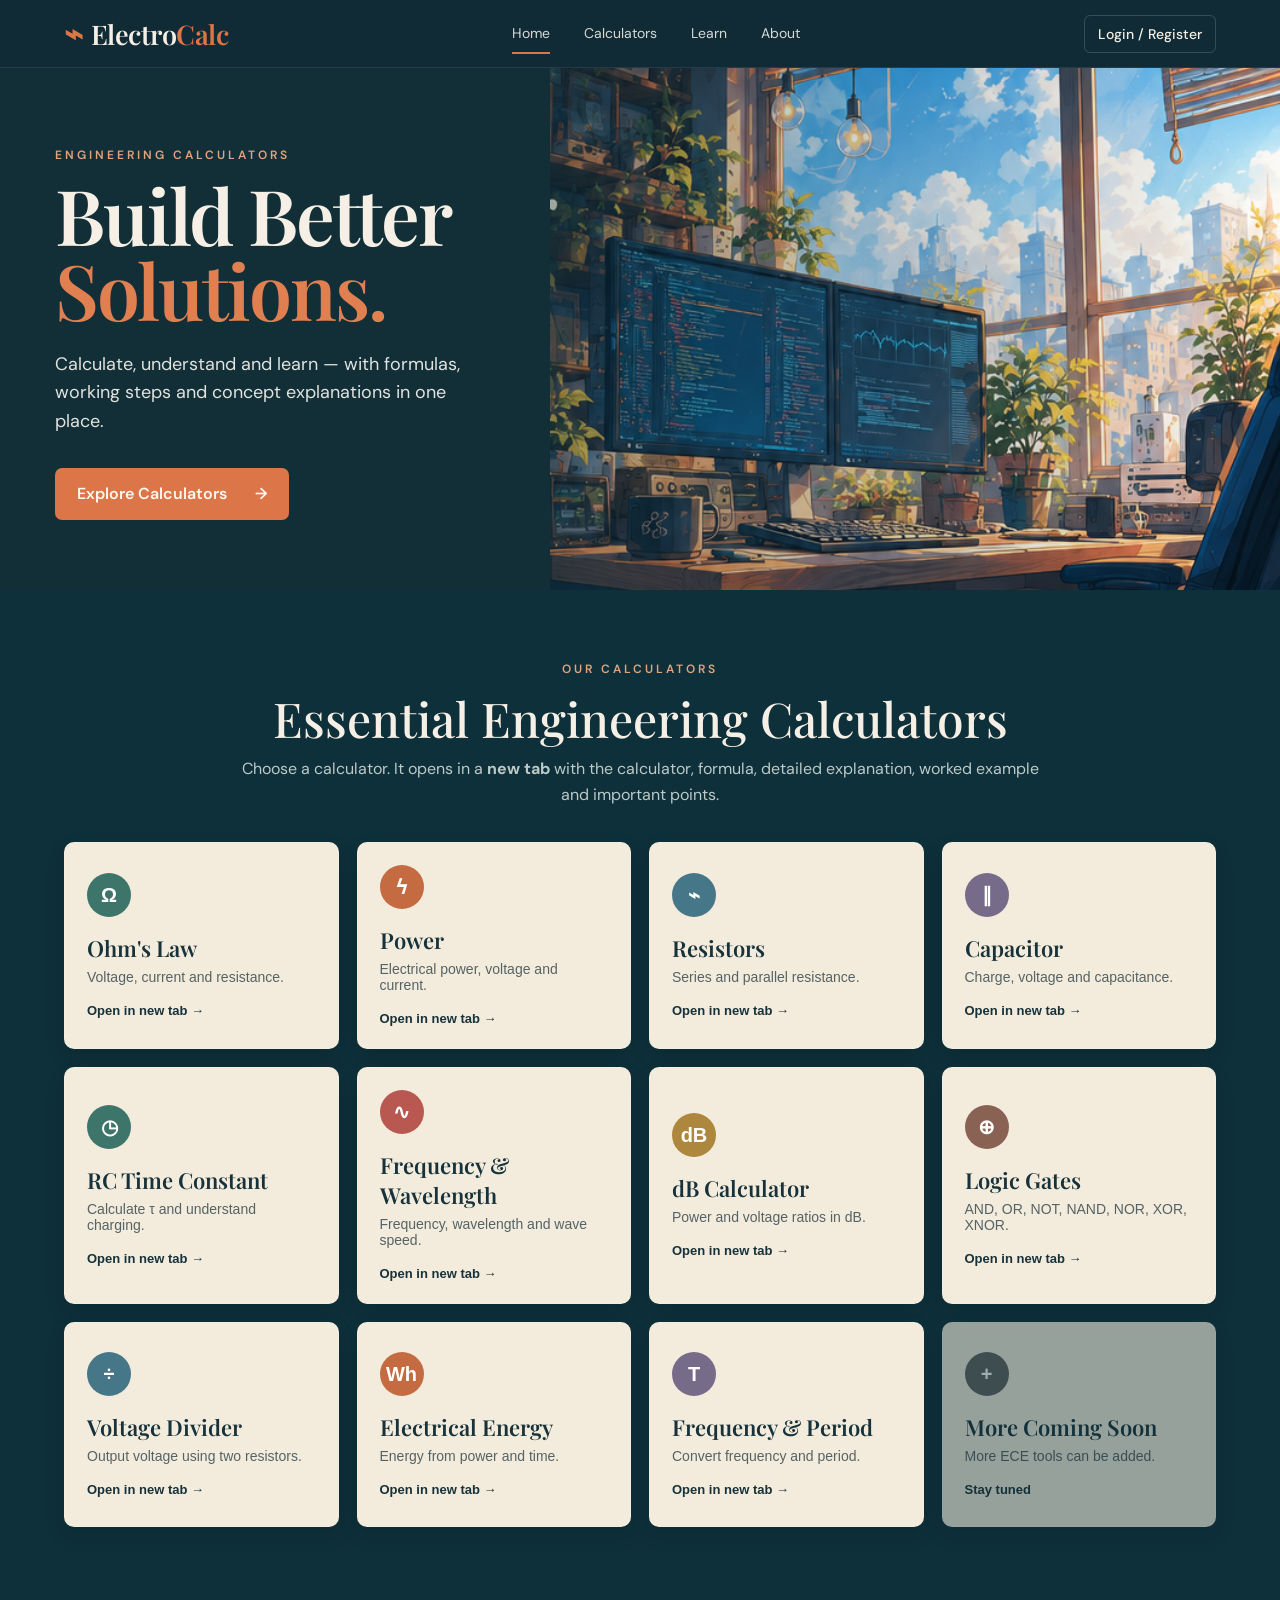
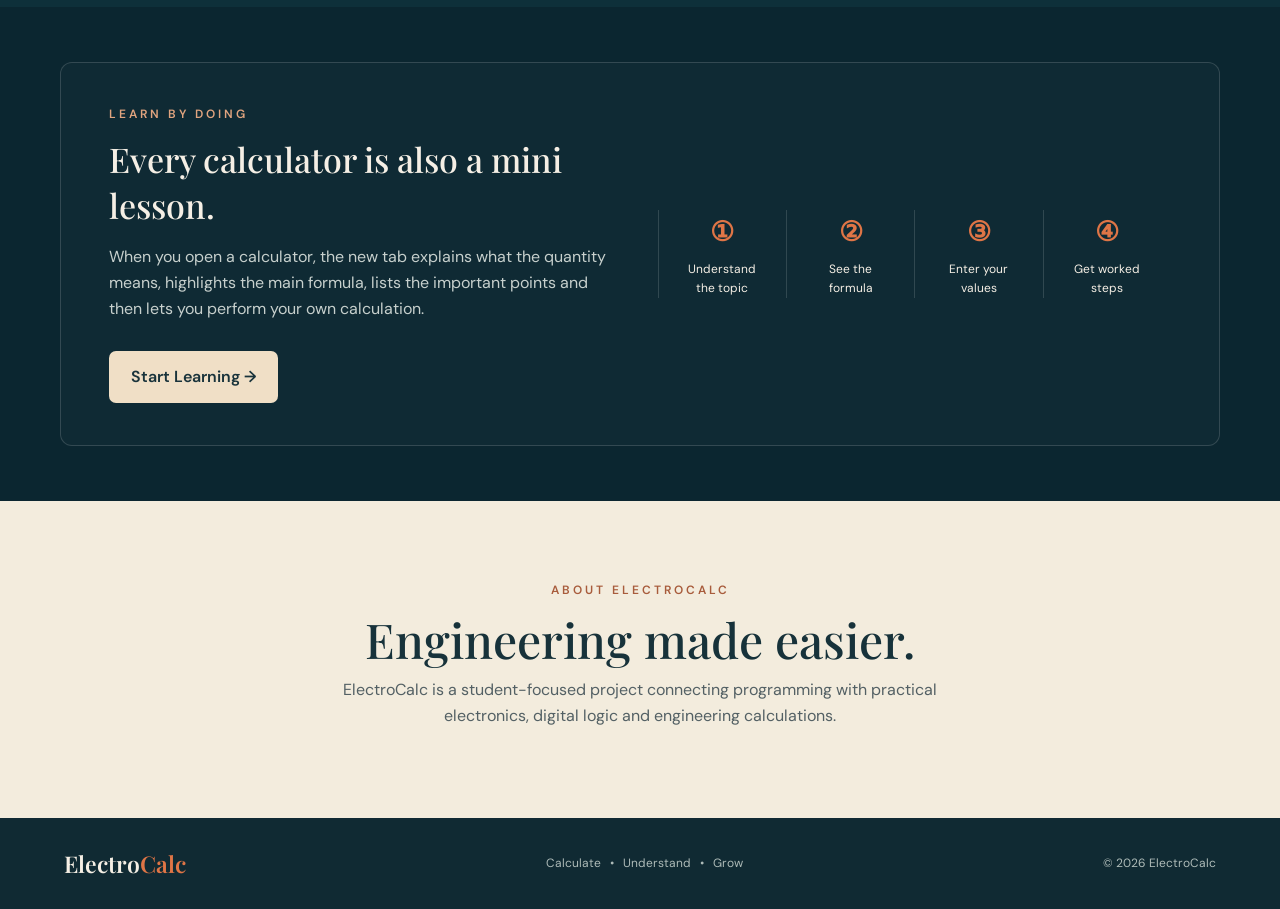
<file: index.html>
<!DOCTYPE html>
<html lang="en">
<head>
  <meta charset="UTF-8" />
  <meta name="viewport" content="width=device-width, initial-scale=1.0" />
  <title>ElectroCalc — Engineering Calculators</title>
  <meta name="description" content="Engineering calculators with formulas, step-by-step solutions and concept explanations for ECE students." />
  <link rel="preconnect" href="https://fonts.googleapis.com">
  <link rel="preconnect" href="https://fonts.gstatic.com" crossorigin>
  <link href="https://fonts.googleapis.com/css2?family=DM+Sans:wght@400;500;600;700&family=Playfair+Display:wght@500;600;700&display=swap" rel="stylesheet">
  <link rel="stylesheet" href="style.css" />
</head>
<body>
  <header class="navbar">
    <a class="brand" href="#home"><span class="brand-mark">⌁</span>Electro<span>Calc</span></a>
    <nav>
      <a class="active" href="#home">Home</a>
      <a href="#calculators">Calculators</a>
      <a href="#learn">Learn</a>
      <a href="#about">About</a>
    </nav>
    <button id="accountBtn" class="account-btn">Login / Register</button>
  </header>

  <main>
    <section id="home" class="hero">
      <div class="hero-copy">
        <p class="eyebrow">ENGINEERING CALCULATORS</p>
        <h1>Build Better<br><em>Solutions.</em></h1>
        <p class="hero-text">Calculate, understand and learn — with formulas, working steps and concept explanations in one place.</p>
        <a class="primary-btn" href="#calculators">Explore Calculators <span>→</span></a>
      </div>
      <div class="hero-art" aria-hidden="true"></div>
    </section>

    <section id="calculators" class="calculator-section">
      <div class="section-heading">
        <p class="eyebrow">OUR CALCULATORS</p>
        <h2>Essential Engineering Calculators</h2>
        <p>Choose a calculator. It opens in a <strong>new tab</strong> with the calculator, formula, detailed explanation, worked example and important points.</p>
      </div>

      <div class="calculator-grid">
        <button class="calc-card" data-calc="ohm"><div class="calc-icon">Ω</div><h3>Ohm's Law</h3><p>Voltage, current and resistance.</p><span>Open in new tab →</span></button>
        <button class="calc-card" data-calc="power"><div class="calc-icon orange">ϟ</div><h3>Power</h3><p>Electrical power, voltage and current.</p><span>Open in new tab →</span></button>
        <button class="calc-card" data-calc="resistance"><div class="calc-icon blue">⌁</div><h3>Resistors</h3><p>Series and parallel resistance.</p><span>Open in new tab →</span></button>
        <button class="calc-card" data-calc="capacitor"><div class="calc-icon purple">∥</div><h3>Capacitor</h3><p>Charge, voltage and capacitance.</p><span>Open in new tab →</span></button>
        <button class="calc-card" data-calc="rc"><div class="calc-icon">◷</div><h3>RC Time Constant</h3><p>Calculate τ and understand charging.</p><span>Open in new tab →</span></button>
        <button class="calc-card" data-calc="wave"><div class="calc-icon red">∿</div><h3>Frequency & Wavelength</h3><p>Frequency, wavelength and wave speed.</p><span>Open in new tab →</span></button>
        <button class="calc-card" data-calc="db"><div class="calc-icon gold">dB</div><h3>dB Calculator</h3><p>Power and voltage ratios in dB.</p><span>Open in new tab →</span></button>
        <button class="calc-card" data-calc="gate"><div class="calc-icon logic">⊕</div><h3>Logic Gates</h3><p>AND, OR, NOT, NAND, NOR, XOR, XNOR.</p><span>Open in new tab →</span></button>
        <button class="calc-card" data-calc="divider"><div class="calc-icon blue">÷</div><h3>Voltage Divider</h3><p>Output voltage using two resistors.</p><span>Open in new tab →</span></button>
        <button class="calc-card" data-calc="energy"><div class="calc-icon orange">Wh</div><h3>Electrical Energy</h3><p>Energy from power and time.</p><span>Open in new tab →</span></button>
        <button class="calc-card" data-calc="period"><div class="calc-icon purple">T</div><h3>Frequency & Period</h3><p>Convert frequency and period.</p><span>Open in new tab →</span></button>
        <button class="calc-card disabled"><div class="calc-icon gray">+</div><h3>More Coming Soon</h3><p>More ECE tools can be added.</p><span>Stay tuned</span></button>
      </div>
    </section>

    <section id="learn" class="learn-panel">
      <div class="learn-copy">
        <p class="eyebrow">LEARN BY DOING</p>
        <h2>Every calculator is also a mini lesson.</h2>
        <p>When you open a calculator, the new tab explains what the quantity means, highlights the main formula, lists the important points and then lets you perform your own calculation.</p>
        <a class="secondary-btn" href="#calculators">Start Learning →</a>
      </div>
      <div class="features">
        <div><b>①</b><span>Understand<br>the topic</span></div>
        <div><b>②</b><span>See the<br>formula</span></div>
        <div><b>③</b><span>Enter your<br>values</span></div>
        <div><b>④</b><span>Get worked<br>steps</span></div>
      </div>
    </section>

    <section id="about" class="about">
      <p class="eyebrow">ABOUT ELECTROCALC</p>
      <h2>Engineering made easier.</h2>
      <p>ElectroCalc is a student-focused project connecting programming with practical electronics, digital logic and engineering calculations.</p>
    </section>
  </main>

  <footer>
    <div class="footer-brand">Electro<span>Calc</span></div>
    <div>Calculate&nbsp;&nbsp; • &nbsp;&nbsp;Understand&nbsp;&nbsp; • &nbsp;&nbsp;Grow</div>
    <div>© 2026 ElectroCalc</div>
  </footer>

  <div id="accountModal" class="modal hidden">
    <div class="modal-card small">
      <button class="close" id="closeAccount">×</button>
      <div class="tabs"><button class="tab active" data-tab="login">Login</button><button class="tab" data-tab="register">Register</button></div>
      <div id="authBody"></div>
    </div>
  </div>

  <script>
    const calcCards = document.querySelectorAll('.calc-card[data-calc]');
    calcCards.forEach(card => {
      card.addEventListener('click', () => {
        const calc = card.dataset.calc;
        window.open(`calculator.html?calc=${encodeURIComponent(calc)}`, '_blank', 'noopener');
      });
    });

    const accountModal = document.getElementById('accountModal');
    const accountBtn = document.getElementById('accountBtn');
    const authBody = document.getElementById('authBody');
    const closeAccount = document.getElementById('closeAccount');

    function authHTML(tab='login') {
      if(tab === 'register') return `<form id="registerForm" class="form-grid">
        <div class="field"><label>Name</label><input id="regName" required></div>
        <div class="field"><label>Email</label><input id="regEmail" type="email" required></div>
        <div class="field"><label>Password</label><input id="regPass" type="password" minlength="6" required></div>
        <button class="primary-btn full" type="submit">Create Account</button>
        <p class="auth-note">Demo only: localStorage is used. Use real authentication before production.</p>
      </form>`;
      return `<form id="loginForm" class="form-grid">
        <div class="field"><label>Email</label><input id="loginEmail" type="email" required></div>
        <div class="field"><label>Password</label><input id="loginPass" type="password" required></div>
        <button class="primary-btn full" type="submit">Login</button>
        <p class="auth-note" id="authMessage"></p>
      </form>`;
    }

    function renderAuth(tab='login') {
      document.querySelectorAll('.tab').forEach(t => t.classList.toggle('active', t.dataset.tab === tab));
      authBody.innerHTML = authHTML(tab);
      if(tab === 'register') {
        document.getElementById('registerForm').onsubmit = e => {
          e.preventDefault();
          const user = {name:regName.value,email:regEmail.value,password:regPass.value};
          localStorage.setItem('electrocalc_user', JSON.stringify(user));
          localStorage.setItem('electrocalc_session', JSON.stringify({name:user.name,email:user.email}));
          accountModal.classList.add('hidden'); updateAccountButton();
        };
      } else {
        document.getElementById('loginForm').onsubmit = e => {
          e.preventDefault();
          const saved = JSON.parse(localStorage.getItem('electrocalc_user') || 'null');
          const msg = document.getElementById('authMessage');
          if(saved && saved.email === loginEmail.value && saved.password === loginPass.value) {
            localStorage.setItem('electrocalc_session', JSON.stringify({name:saved.name,email:saved.email}));
            accountModal.classList.add('hidden'); updateAccountButton();
          } else msg.textContent = 'Account not found or password is incorrect.';
        };
      }
    }
    function updateAccountButton(){
      const s = JSON.parse(localStorage.getItem('electrocalc_session') || 'null');
      accountBtn.textContent = s ? `Hi, ${s.name.split(' ')[0]}` : 'Login / Register';
    }
    accountBtn.onclick = () => {accountModal.classList.remove('hidden');renderAuth('login');};
    closeAccount.onclick = () => accountModal.classList.add('hidden');
    document.querySelectorAll('.tab').forEach(t => t.onclick = () => renderAuth(t.dataset.tab));
    updateAccountButton();
  </script>
</body>
</html>
</file>
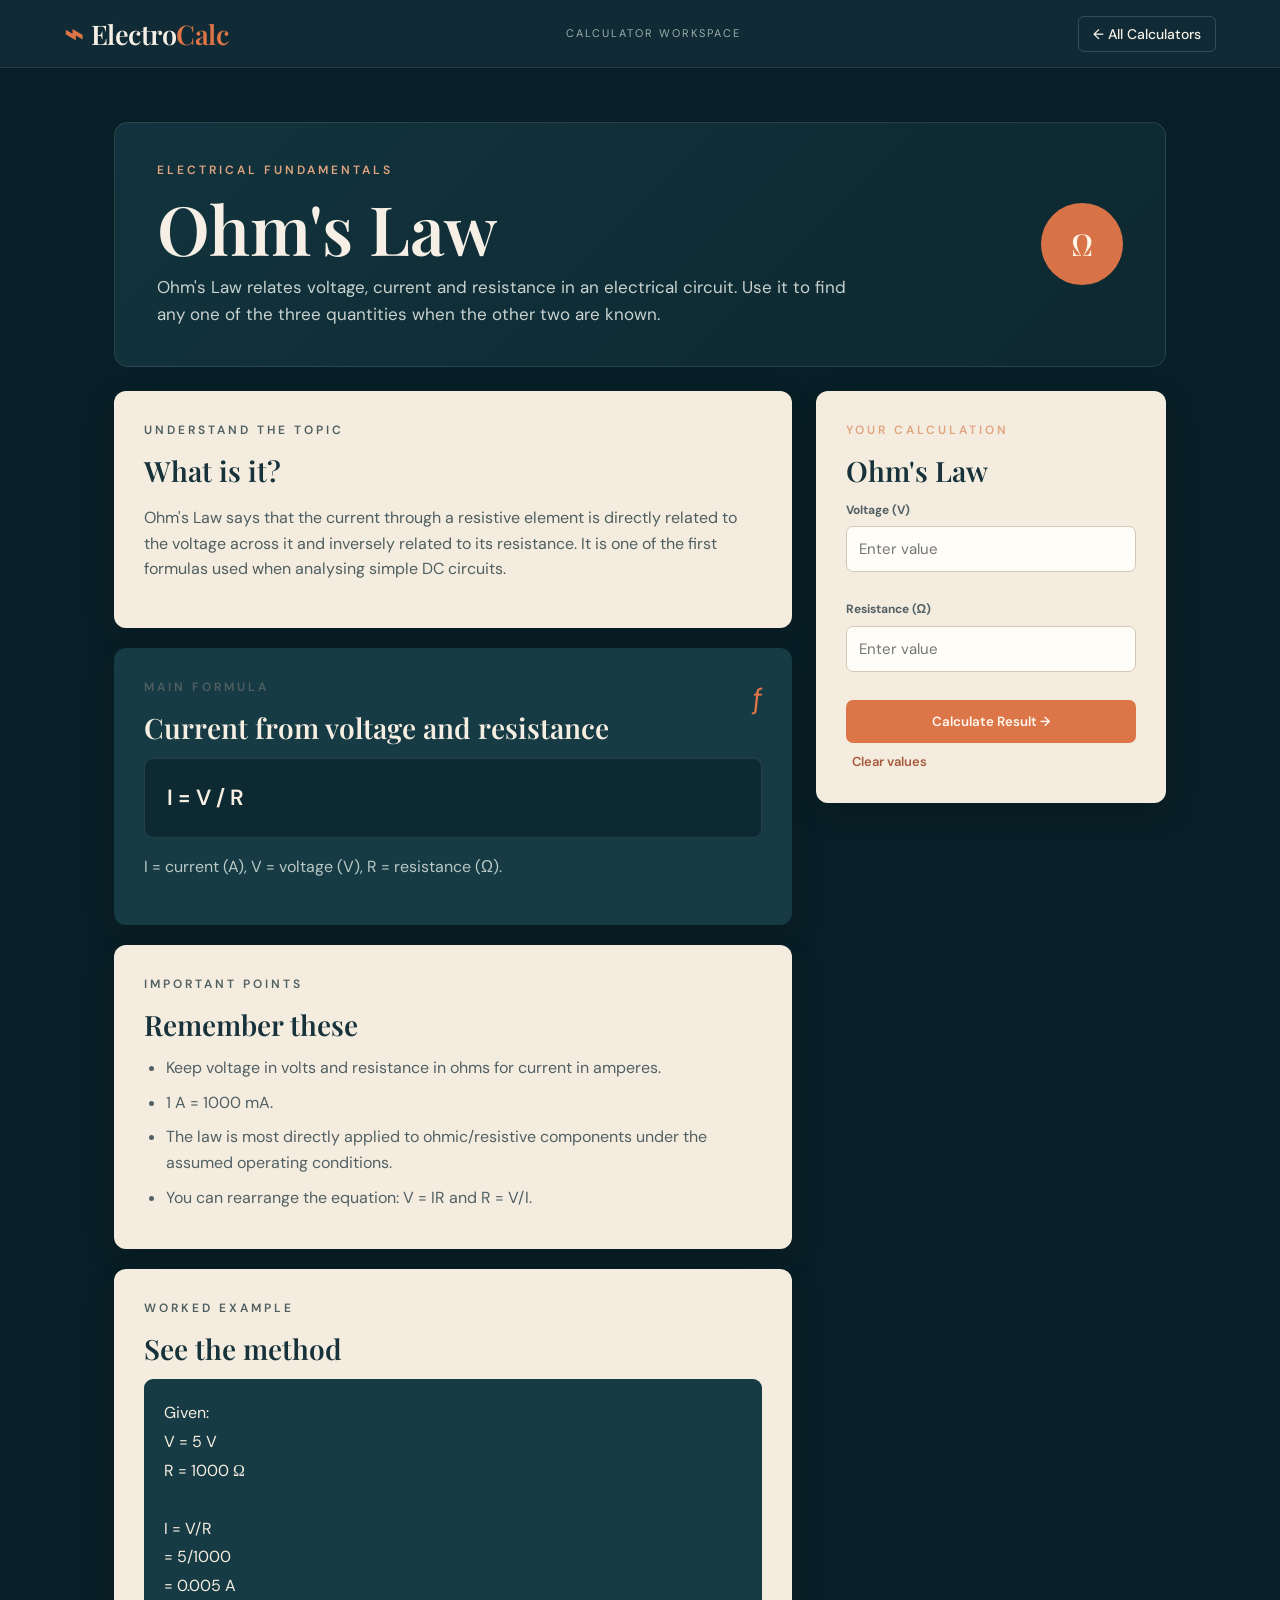
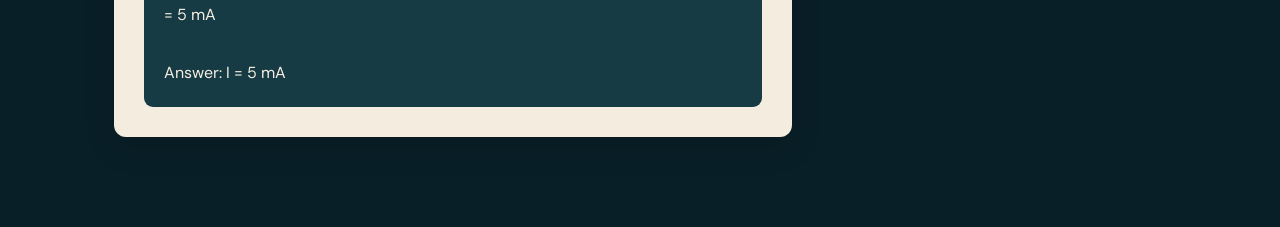
<file: calculator.html>
<!DOCTYPE html>
<html lang="en">
<head>
  <meta charset="UTF-8">
  <meta name="viewport" content="width=device-width, initial-scale=1.0">
  <title>ElectroCalc Calculator</title>
  <link rel="preconnect" href="https://fonts.googleapis.com">
  <link rel="preconnect" href="https://fonts.gstatic.com" crossorigin>
  <link href="https://fonts.googleapis.com/css2?family=DM+Sans:wght@400;500;600;700&family=Playfair+Display:wght@500;600;700&display=swap" rel="stylesheet">
  <link rel="stylesheet" href="style.css">
  <link rel="stylesheet" href="calculator.css">
</head>
<body>
  <header class="navbar">
    <a class="brand" href="index.html"><span class="brand-mark">⌁</span>Electro<span>Calc</span></a>
    <div class="new-tab-label">CALCULATOR WORKSPACE</div>
    <a class="account-btn back-link" href="index.html#calculators">← All Calculators</a>
  </header>

  <main class="workspace">
    <section class="topic-hero">
      <div>
        <p class="eyebrow" id="topicCategory">ECE / ENGINEERING</p>
        <h1 id="topicTitle">Ohm's Law</h1>
        <p id="topicIntro" class="topic-intro"></p>
      </div>
      <div class="topic-badge" id="topicBadge">Ω</div>
    </section>

    <div class="workspace-grid">
      <section class="content-column">
        <article class="info-card">
          <p class="eyebrow">UNDERSTAND THE TOPIC</p>
          <h2>What is it?</h2>
          <p id="topicExplanation"></p>
        </article>

        <article class="info-card formula-card">
          <div class="card-heading"><div><p class="eyebrow">MAIN FORMULA</p><h2 id="formulaTitle"></h2></div><span class="formula-symbol">ƒ</span></div>
          <div class="formula-display" id="formulaDisplay"></div>
          <p id="formulaNote" class="muted"></p>
        </article>

        <article class="info-card">
          <p class="eyebrow">IMPORTANT POINTS</p>
          <h2>Remember these</h2>
          <ul id="importantPoints" class="points"></ul>
        </article>

        <article class="info-card example-card">
          <p class="eyebrow">WORKED EXAMPLE</p>
          <h2>See the method</h2>
          <div id="workedExample" class="worked-example"></div>
        </article>

        <article class="info-card logic-info hidden" id="truthInfo">
          <p class="eyebrow">DIGITAL LOGIC</p>
          <h2>Logic gate basics</h2>
          <p>Logic gates operate on binary values: <strong>0 = LOW/OFF</strong> and <strong>1 = HIGH/ON</strong>. Choose a gate and the number of inputs in the calculator.</p>
          <div class="mini-table-wrap"><table class="mini-table"><thead><tr><th>Gate</th><th>Meaning</th><th>Output condition</th></tr></thead><tbody>
            <tr><td>AND</td><td>All inputs must be 1</td><td>1 only when all are 1</td></tr>
            <tr><td>OR</td><td>At least one input is 1</td><td>0 only when all are 0</td></tr>
            <tr><td>NOT</td><td>Inverts input</td><td>0→1 and 1→0</td></tr>
            <tr><td>NAND</td><td>NOT-AND</td><td>Opposite of AND</td></tr>
            <tr><td>NOR</td><td>NOT-OR</td><td>Opposite of OR</td></tr>
            <tr><td>XOR</td><td>Exclusive OR</td><td>1 for an odd number of 1s</td></tr>
            <tr><td>XNOR</td><td>Exclusive NOR</td><td>1 for an even number of 1s</td></tr>
          </tbody></table></div>
        </article>
      </section>

      <aside class="calculator-column">
        <div class="sticky-card">
          <p class="eyebrow">YOUR CALCULATION</p>
          <h2 id="calculatorTitle">Ohm's Law</h2>
          <div id="calculatorForm"></div>
          <button id="calculateBtn" class="primary-btn full">Calculate Result →</button>
          <div id="result" class="result hidden"></div>
          <button id="clearBtn" class="text-btn">Clear values</button>
        </div>
      </aside>
    </div>
  </main>

  <script src="calculator.js"></script>
</body>
</html>
</file>
<file: style.css>
*{box-sizing:border-box}
html{scroll-behavior:smooth}
body{margin:0;background:#0b2630;color:#f5efe5;font-family:"DM Sans",sans-serif;line-height:1.6}
a{text-decoration:none;color:inherit}
.navbar{height:68px;background:#102b35;display:flex;align-items:center;justify-content:space-between;padding:0 5%;position:sticky;top:0;z-index:20;border-bottom:1px solid rgba(255,255,255,.08)}
.brand{font:600 27px "Playfair Display",serif;letter-spacing:-.5px}
.brand span,.footer-brand span{color:#df7546}
.brand-mark{color:#df7546;margin-right:8px;font-family:"DM Sans";font-size:32px}
.navbar nav{display:flex;gap:34px;font-size:14px;color:#d7d9d5}
.navbar nav a{padding:22px 0;position:relative}
.navbar nav a.active:after{content:"";position:absolute;left:0;right:0;bottom:13px;height:2px;background:#df7546}
.account-btn{border:1px solid rgba(255,255,255,.16);background:transparent;color:#f5efe5;border-radius:6px;padding:9px 13px;cursor:pointer;font:500 14px "DM Sans"}
.hero{min-height:470px;display:grid;grid-template-columns:43% 57%;position:relative;overflow:hidden;background:#122f38}
.hero-copy{padding:78px 0 70px 10%;position:relative;z-index:2;background:linear-gradient(90deg,#122f38 0%,#122f38 75%,rgba(18,47,56,.55) 100%)}
.eyebrow{font-size:12px;letter-spacing:3px;font-weight:600;color:#e0a47f;margin:0 0 12px}
.hero h1{font:600 clamp(52px,6vw,82px)/.98 "Playfair Display",serif;margin:0 0 22px;letter-spacing:-2px}
.hero h1 em{font-style:normal;color:#e08051}
.hero-text{font:400 18px/1.6 "DM Sans";max-width:420px;color:#e0e3df}
.primary-btn,.secondary-btn{display:inline-flex;gap:28px;align-items:center;border:0;border-radius:7px;padding:13px 22px;background:#dc7548;color:#fff8ee;font-weight:600;cursor:pointer;font-family:"DM Sans";margin-top:14px}
.primary-btn:hover{transform:translateY(-1px);filter:brightness(1.05)}
.hero-art{background-image:linear-gradient(90deg,rgba(18,47,56,.35),rgba(18,47,56,0)),url("assets/hero-workspace.png");background-size:cover;background-position:center;min-height:470px}
.calculator-section{padding:70px 5% 80px;background:#0e303a}
.section-heading{text-align:center;max-width:820px;margin:auto}
.section-heading h2,.about h2{font:500 clamp(34px,4vw,48px)/1.15 "Playfair Display",serif;margin:0 0 10px}
.section-heading p:last-child{color:#bdc9c6;margin-top:0}
.calculator-grid{max-width:1160px;margin:35px auto 0;display:grid;grid-template-columns:repeat(4,1fr);gap:18px}
.calc-card{min-height:205px;text-align:left;background:#f3ecdd;color:#17323a;border:1px solid rgba(255,255,255,.1);border-radius:10px;padding:22px;cursor:pointer;box-shadow:0 8px 20px rgba(0,0,0,.12);transition:.2s}
.calc-card:hover{transform:translateY(-4px);box-shadow:0 15px 30px rgba(0,0,0,.2)}
.calc-card h3{font:600 22px "Playfair Display",serif;margin:16px 0 6px}
.calc-card p{font-size:14px;color:#556365;margin:0 0 18px}
.calc-card>span{font-size:13px;font-weight:600}
.calc-icon{width:44px;height:44px;border-radius:50%;display:grid;place-items:center;background:#3d756b;color:white;font-weight:700;font-size:20px}
.calc-icon.orange{background:#c56b42}.calc-icon.blue{background:#467789}.calc-icon.purple{background:#766b89}.calc-icon.red{background:#b95851}.calc-icon.gold{background:#ad873e}.calc-icon.logic{background:#8a6254}.calc-icon.gray{background:#5f6260}
.calc-card.disabled{opacity:.6;cursor:default}
.learn-panel{max-width:1160px;margin:55px auto;padding:42px 48px;border:1px solid rgba(255,255,255,.15);border-radius:12px;display:grid;grid-template-columns:1fr 1fr;gap:35px;background:rgba(255,255,255,.02)}
.learn-copy h2{font:500 34px "Playfair Display",serif;margin:0 0 12px}
.learn-copy>p:not(.eyebrow){color:#c7d0cd;max-width:530px}
.secondary-btn{background:#f0dfc6;color:#19333b}
.features{display:grid;grid-template-columns:repeat(4,1fr);align-items:center}
.features div{text-align:center;border-left:1px solid rgba(255,255,255,.14);min-height:85px;display:flex;flex-direction:column;justify-content:center;gap:7px}
.features b{color:#df7546;font-size:27px}.features span{font-size:12px}
.about{text-align:center;padding:80px 20px;background:#f3ecdd;color:#17323a}
.about p:last-child{max-width:680px;margin:10px auto;color:#536064}
.about .eyebrow{color:#a85c3c}
footer{padding:30px 5%;display:flex;justify-content:space-between;align-items:center;background:#102a33;color:#aebbb8;font-size:12px}
.footer-brand{font:600 23px "Playfair Display",serif;color:#f5efe5}
.modal{position:fixed;inset:0;background:rgba(3,12,16,.78);backdrop-filter:blur(5px);display:grid;place-items:center;z-index:50;padding:20px}
.hidden{display:none}
.modal-card{position:relative;width:min(580px,100%);max-height:90vh;overflow:auto;background:#f5eee1;color:#17323a;border-radius:14px;padding:34px;box-shadow:0 30px 80px rgba(0,0,0,.4)}
.modal-card.small{width:min(430px,100%)}
.close{position:absolute;right:17px;top:12px;border:0;background:transparent;font-size:30px;color:#17323a;cursor:pointer}
.modal-card h2{font:600 34px "Playfair Display",serif;margin:0 0 20px}
.form-grid{display:grid;gap:14px}
.field label{display:block;font-size:12px;font-weight:600;margin-bottom:5px;color:#536064}
.field input,.field select{width:100%;padding:12px 13px;border:1px solid #d2c8b8;border-radius:7px;background:#fffdf8;font:15px "DM Sans";color:#17323a}
.result{margin:20px 0;padding:17px;border-radius:8px;background:#173b45;color:#f8f0e3;white-space:pre-line;font-family:"DM Sans"}
.full{width:100%;justify-content:center}
.tabs{display:flex;border-bottom:1px solid #ddd1c0;margin-bottom:24px}
.tab{border:0;background:none;padding:8px 18px;font:600 14px "DM Sans";color:#6a7373;cursor:pointer}
.tab.active{color:#c25f39;border-bottom:2px solid #c25f39}
.auth-note{font-size:12px;color:#697270;margin-top:12px}
.logic-toolbar{display:grid;grid-template-columns:1fr 1fr;gap:12px;margin-bottom:18px}
.gate-result{font-size:19px;font-weight:700;color:#f5eee1}
.truth-table{width:100%;border-collapse:collapse;margin-top:16px;font-size:13px}
.truth-table th,.truth-table td{border:1px solid rgba(255,255,255,.16);padding:8px;text-align:center}
.truth-table th{background:#254c57;color:#fff}
.truth-table td{background:#173b45;color:#f5eee1}
.gate-diagram{margin:14px 0;padding:14px;background:#e9dfce;border-radius:8px;font-family:monospace;color:#17323a}
.note{font-size:12px;color:#65716f;margin-top:8px}
@media(max-width:1100px){.calculator-grid{grid-template-columns:repeat(3,1fr)}}
@media(max-width:900px){.navbar nav{display:none}.hero{grid-template-columns:1fr}.hero-copy{padding:65px 7%;background:linear-gradient(90deg,#122f38 30%,rgba(18,47,56,.75))}.hero-art{position:absolute;inset:0;opacity:.45}.calculator-grid{grid-template-columns:repeat(2,1fr)}.learn-panel{grid-template-columns:1fr}.features{margin-top:20px}.features div{border-left:0;border-top:1px solid rgba(255,255,255,.14);padding:14px 5px}}
@media(max-width:560px){.calculator-grid{grid-template-columns:1fr}.hero h1{font-size:52px}.learn-panel{padding:28px 22px}.features{grid-template-columns:repeat(2,1fr)}footer{flex-direction:column;gap:12px;text-align:center}.logic-toolbar{grid-template-columns:1fr}}
</file>
<file: calculator.css>
body{background:#091f27}
.new-tab-label{font-size:11px;letter-spacing:2px;color:#9eaeaa}
.back-link{padding:8px 14px!important}
.workspace{max-width:1180px;margin:auto;padding:54px 5% 90px}
.topic-hero{display:flex;justify-content:space-between;align-items:center;padding:38px 42px;margin-bottom:24px;border:1px solid rgba(255,255,255,.1);border-radius:14px;background:linear-gradient(135deg,#12333d,#0d2830)}
.topic-hero h1{font:600 clamp(42px,6vw,68px)/1.05 "Playfair Display",serif;margin:0 0 10px}
.topic-intro{max-width:720px;color:#c8d2cf;font-size:17px;margin:0}
.topic-badge{width:82px;height:82px;border-radius:50%;display:grid;place-items:center;background:#d87347;color:#fff6e8;font:600 30px "Playfair Display",serif;flex:none}
.workspace-grid{display:grid;grid-template-columns:minmax(0,1.45fr) minmax(320px,.75fr);gap:24px;align-items:start}
.content-column{display:grid;gap:20px}.info-card,.sticky-card{background:#f4eddf;color:#17323a;border-radius:12px;padding:30px;box-shadow:0 10px 30px rgba(0,0,0,.16)}
.info-card h2,.sticky-card h2{font:600 28px "Playfair Display",serif;margin:0 0 12px}.info-card p{color:#4f5e60}.formula-card{background:#173b45;color:#f5eee1}.formula-card .muted{color:#b8c8c4}.card-heading{display:flex;justify-content:space-between;align-items:flex-start}.formula-symbol{font-size:28px;color:#df7546}.formula-display{background:#0d2932;border:1px solid rgba(255,255,255,.1);border-radius:9px;padding:20px 22px;color:#f5eee1;font:600 22px/1.7 "DM Sans";white-space:pre-line}.points{margin:0;padding-left:22px;color:#526064}.points li{margin:9px 0}.worked-example{background:#173b45;color:#f5eee1;border-radius:9px;padding:20px;white-space:pre-line;font-family:"DM Sans";line-height:1.8}.calculator-column{position:relative}.sticky-card{position:sticky;top:90px}.field{margin-bottom:14px}.field label{display:block;font-size:12px;font-weight:700;color:#526064;margin-bottom:6px}.field input,.field select{width:100%;padding:12px;border:1px solid #d3c8b7;border-radius:7px;background:#fffdf8;color:#17323a;font:15px "DM Sans"}.result{margin-top:18px;background:#173b45;color:#f5eee1;padding:18px;border-radius:9px;white-space:pre-line;line-height:1.7}.result strong{color:#f0a47e}.text-btn{border:0;background:none;color:#a55b3c;cursor:pointer;font:600 13px "DM Sans";margin-top:9px}.full{width:100%;justify-content:center}.hidden{display:none!important}.mini-table-wrap{overflow-x:auto}.mini-table{width:100%;border-collapse:collapse;font-size:13px}.mini-table th,.mini-table td{padding:10px;border:1px solid #d4c9b9;text-align:left}.mini-table th{background:#e8ddcb}.logic-info strong{color:#bd5f3e}
@media(max-width:850px){.workspace-grid{grid-template-columns:1fr}.sticky-card{position:static}.topic-hero{padding:28px}.topic-badge{width:62px;height:62px}.new-tab-label{display:none}}
@media(max-width:560px){.workspace{padding:28px 4% 60px}.topic-hero{gap:20px}.topic-hero h1{font-size:42px}.topic-badge{width:52px;height:52px;font-size:22px}.info-card,.sticky-card{padding:23px}}
</file>
